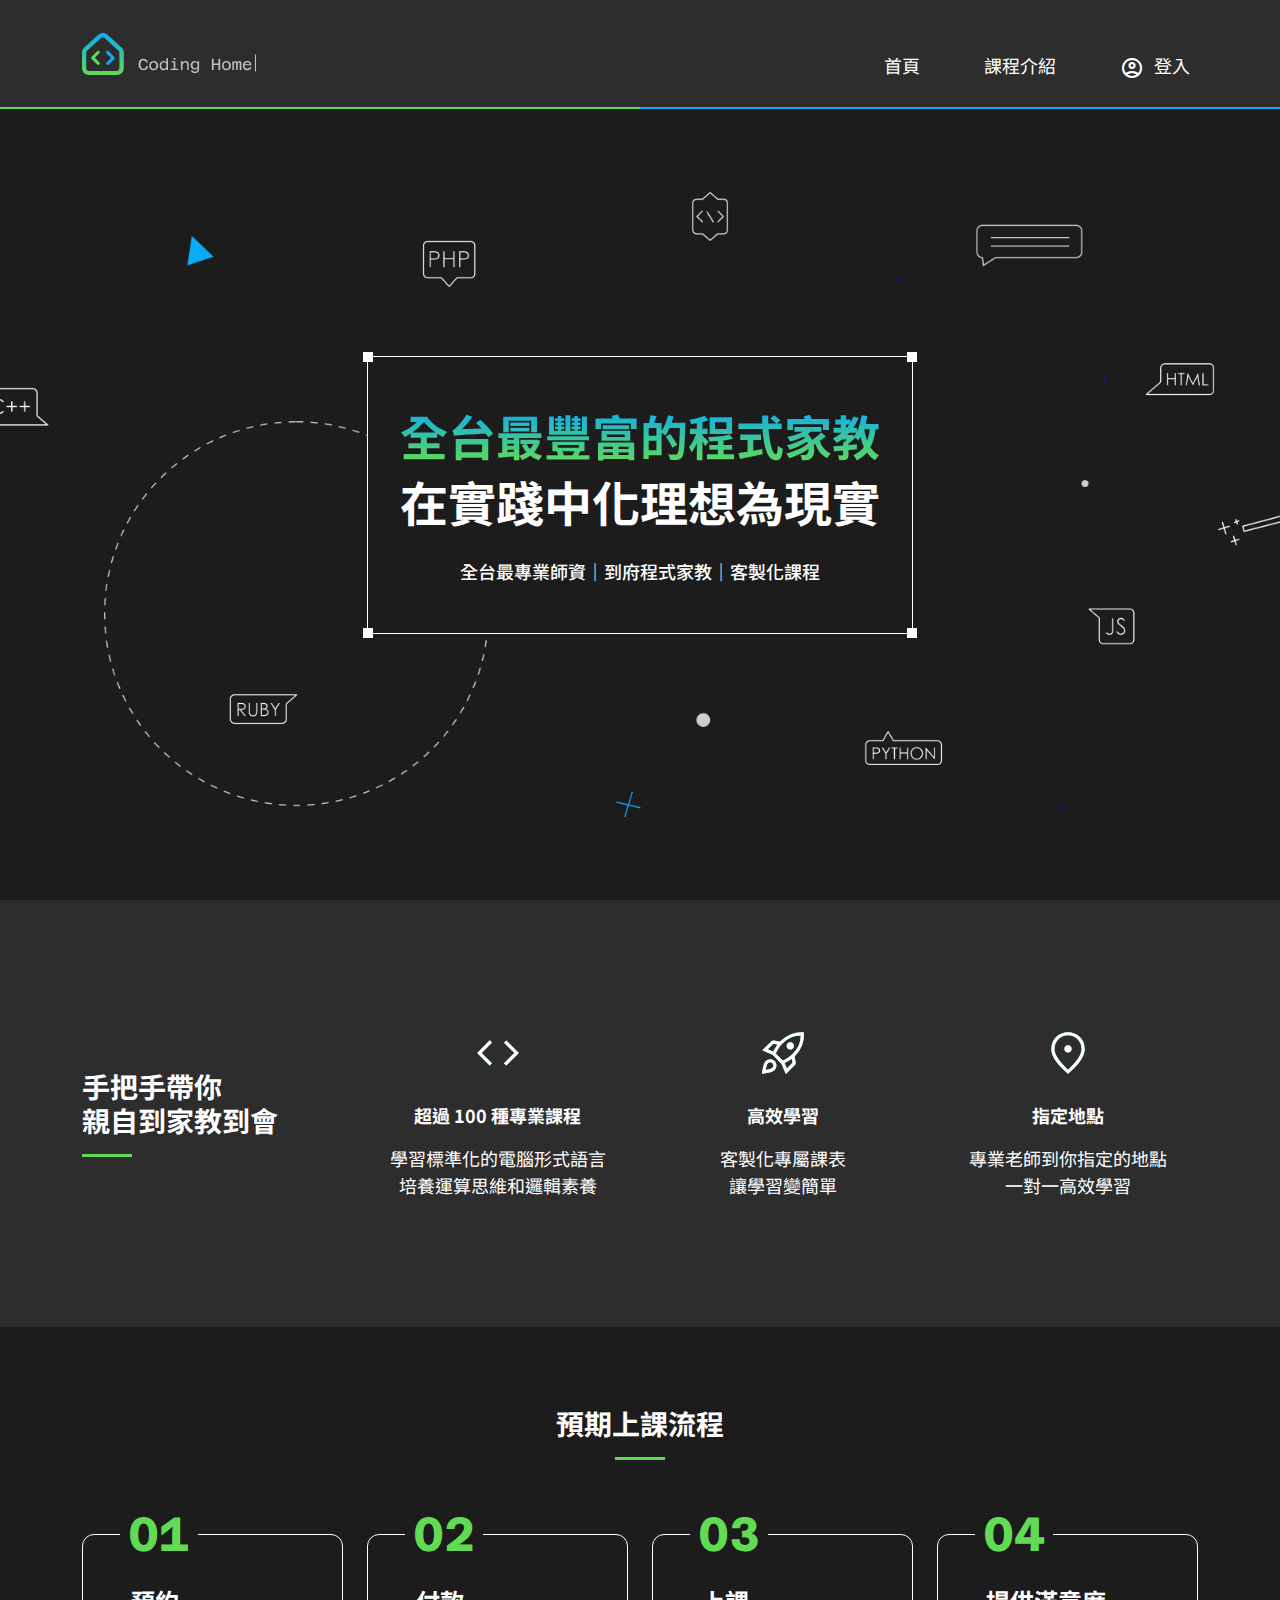
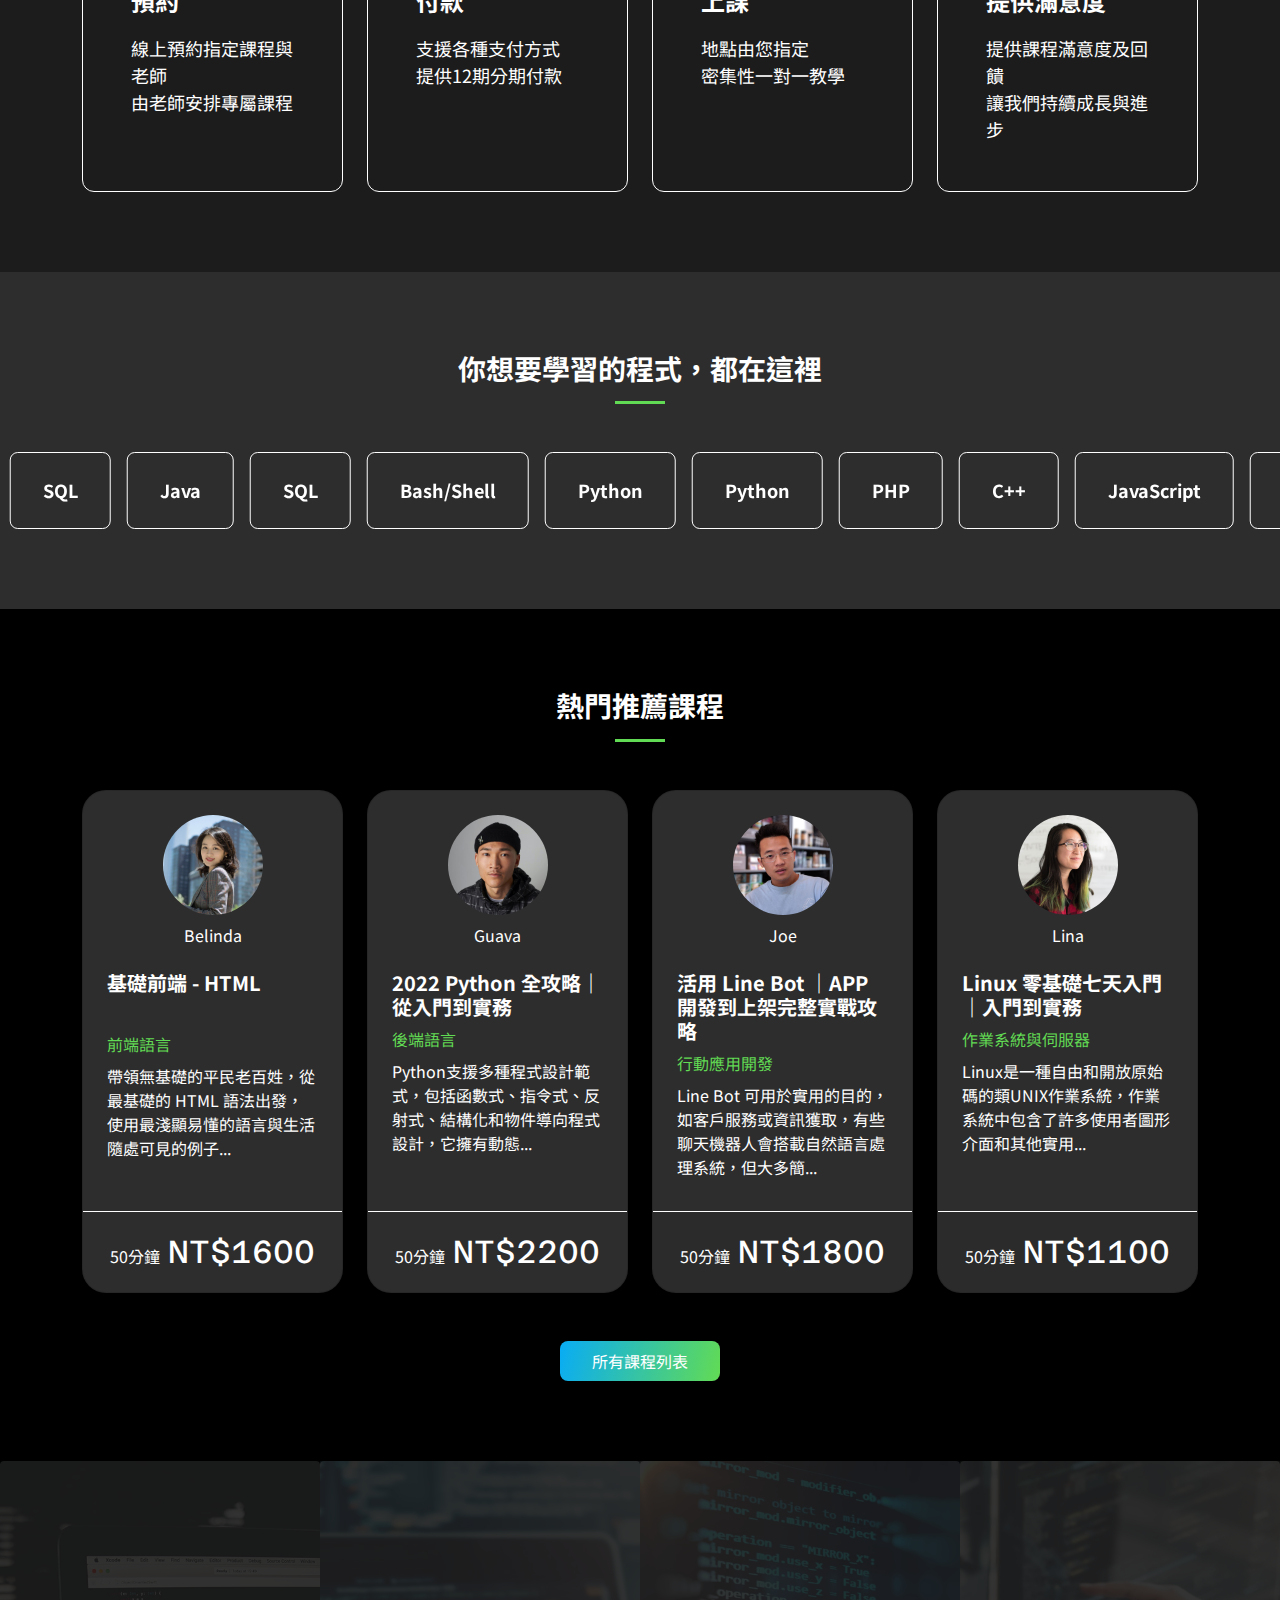
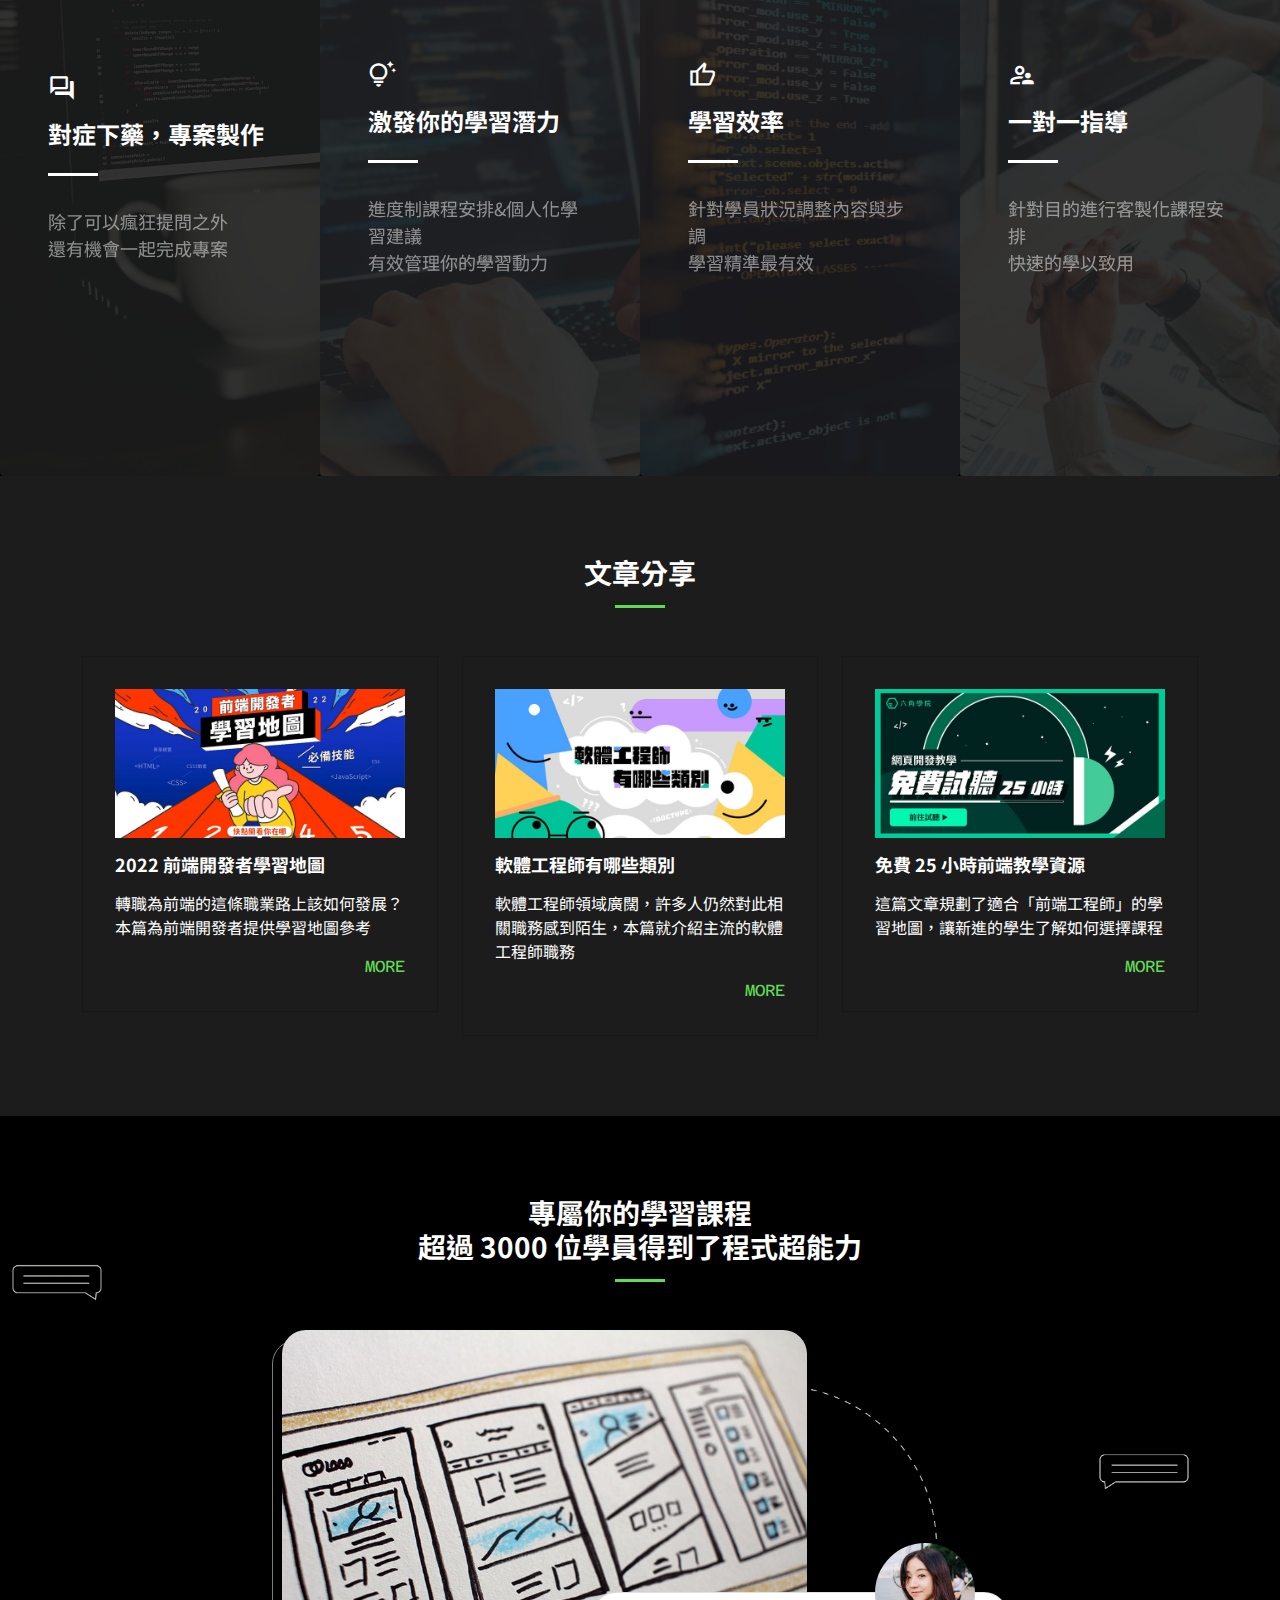
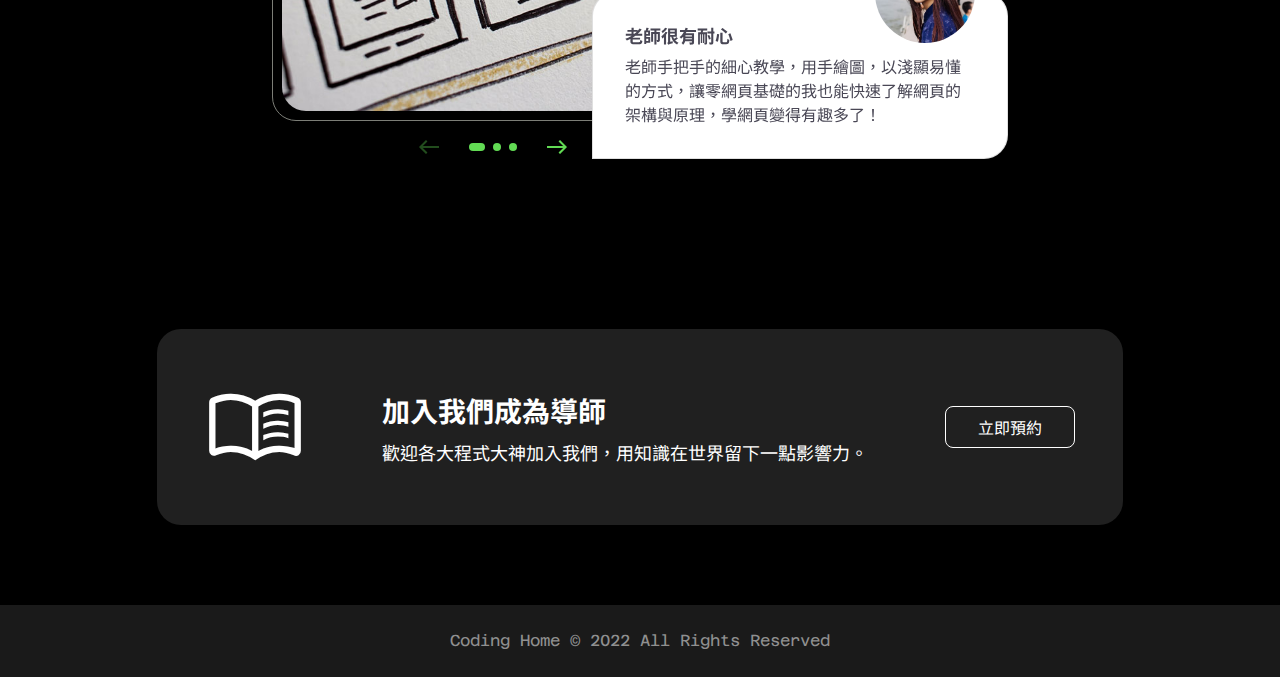
<file: index.html>
<!DOCTYPE html>
<html lang="en">

<head>
  <meta charset="UTF-8">
  <meta name="viewport" content="width=device-width, initial-scale=1.0">
  <meta http-equiv="X-UA-Compatible" content="ie=edge">
  <title>
    程式家教網
  </title>
  <!-- google fonts cdn -->
  <link rel="preconnect" href="https://fonts.googleapis.com">
  <link rel="preconnect" href="https://fonts.gstatic.com" crossorigin>
  <link href="https://fonts.googleapis.com/css2?family=Azeret+Mono&family=Noto+Sans+TC:wght@400;700&display=swap"
    rel="stylesheet">

  <!-- Material cdn -->
  <link rel="stylesheet"
    href="https://fonts.googleapis.com/css2?family=Material+Symbols+Outlined:opsz,wght,FILL,GRAD@48,400,1,0" />

  <!-- swiperjs css cdn -->
  <link rel="stylesheet" href="https://cdn.jsdelivr.net/npm/swiper@8/swiper-bundle.min.css" />

  <!-- 自己寫的css檔 -->
  <link rel="stylesheet" href="./assets/style/all.css">
</head>

<body>
    <nav class="navbar navbar-expand-lg navbar-dark bg-light-1 fixed-top py-4">
      <div class="container">
        <h1 class="navbar-brand me-auto py-0 mb-0">
          <a href="./index.html">Coding Home</a>
        </h1>
        <button class="navbar-toggler" type="button" data-bs-toggle="collapse" data-bs-target="#navbarText" aria-controls="navbarText" aria-expanded="false" aria-label="Toggle navigation">
          <span class="navbar-toggler-icon"></span>
        </button>
        <div class="collapse navbar-collapse mt-4" id="navbarText">
          <ul class="navbar-nav ms-auto text-center fs-7 pt-9 pt-lg-0">
            <li class="nav-item me-lg-6">
              <a class="nav-link py-9 p-lg-2 py-lg-1" aria-current="page" href="./index.html">首頁</a>
            </li>
            <li class="nav-item me-lg-6">
              <a class="nav-link py-9 p-lg-2 py-lg-1" href="./class.html">課程介紹</a>
            </li>
            <li class="nav-item d-flex justify-content-center align-items-center">
              <!-- 因為d-flex這區域裡有<span>導致超連結不會滿版，寫w-100讓它滿版 -->
              <a class="nav-link pt-9 pb-0 p-lg-2 py-lg-1 w-100" href="#">
                <span class="material-symbols-outlined align-middle">
                  account_circle
                </span>
                登入
              </a>
            </li>
          </ul>
        </div>
      </div>
    </nav>


  
<!-- banner -->
<header class="bg-light-2 d-flex align-items-center banner">
    <div class="container">
        <div class="row">
            <!-- lg以下的斷點(即平板~手機)讓此區塊自適應瀏覽器，指有lg時才用格線=6區塊去對齊 -->
            <div class="col-lg-6 mx-auto">
                <div class="position-relative border text-center bg-light-2 banner-text">
                    <h2 class="fs-4 fs-md-8 fw-bold">全台最豐富的程式家教
                    </h2>
                    <p class="fs-4 fs-md-8 fw-bold mb-4">在實踐中化理想為現實</p>
                    <h3 class="fs-9 fs-md-7">全台最專業師資｜到府程式家教｜客製化課程</h3>

                    <div class="position-absolute top-0 start-0 translate-middle square"></div>
                    <div class="position-absolute top-0 start-100 translate-middle square"></div>
                    <div class="position-absolute top-100 start-0 translate-middle square"></div>
                    <div class="position-absolute top-100 start-100 translate-middle square"></div>
                </div>
            </div>
        </div>
    </div>
</header>

<main>
    <!-- 課程優勢 -->
    <section class="bg-light-1 py-8 py-lg-7 strength">
        <div class="container">
            <ul class="row align-items-center">
                <li class="col-lg-3 text-center text-lg-start mb-4 mb-lg-0">
                    <h3 class="fw-bold fs-4 fs-md-3 mb-3">手把手帶你<br>親自到家教到會</h3>
                    <div class="mark-line mx-auto"></div>
                </li>
                <li class="col-lg-3 fs-7 text-center mt-4 mt-lg-0">
                    <a href="#" class="py-6 s-border">
                        <span class="material-symbols-outlined mb-4">
                            code
                        </span>
                        <p class="fw-bold mb-3">超過 100 種專業課程</p>
                        <p>學習標準化的電腦形式語言<br>培養運算思維和邏輯素養</p>
                    </a>
                </li>
                <li class="col-lg-3 fs-7 text-center mt-4 mt-lg-0">
                    <a href="#" class="py-6 s-border">
                        <span class="material-symbols-outlined mb-4">
                            rocket_launch
                        </span>
                        <p class="fw-bold mb-3">高效學習</p>
                        <p>客製化專屬課表<br>讓學習變簡單</p>
                    </a>
                </li>
                <li class="col-lg-3 fs-7 text-center mt-4 mt-lg-0">
                    <a href="#" class="py-6 s-border">
                        <span class="material-symbols-outlined mb-4">
                            location_on
                        </span>
                        <p class="fw-bold mb-3">指定地點</p>
                        <p>專業老師到你指定的地點<br>一對一高效學習</p>
                    </a>
                </li>
            </ul>
        </div>
    </section>

    <!-- 課程說明 -->
    <section class="bg-light-2 py-8 py-lg-7 class-block">
        <div class="container">
            <h3 class="fw-bold fs-md-3 text-center mb-3">預期上課流程</h3>
            <div class="mark-line mx-auto"></div>
            <ul class="row">
                <li class="col-md-6 col-lg-3 class position-relative mb-lg-0">
                    <div class="border rounded-5 py-6 px-6 h-100">
                        <span
                            class="position-absolute top-0 translate-middle text-lightgreen bg-light-2 fw-bold fs-8 font-fm">01</span>
                        <p class="fs-4 fw-bold mb-3">預約</p>
                        <p class="fs-7">線上預約指定課程與老師<br>由老師安排專屬課程</p>
                    </div>
                </li>
                <li class="col-md-6 col-lg-3 class position-relative mb-lg-0">
                    <div class="border rounded-5 py-6 px-6 h-100">
                        <span
                            class="position-absolute top-0 translate-middle text-lightgreen bg-light-2 fw-bold fs-8 font-fm">02</span>
                        <p class="fs-4 fw-bold mb-3">付款</p>
                        <p class="fs-7">支援各種支付方式<br>提供12期分期付款</p>
                    </div>
                </li>
                <li class="col-md-6 col-lg-3 class position-relative mb-lg-0">
                    <div class="border rounded-5 py-6 px-6 h-100">
                        <span
                            class="position-absolute top-0 translate-middle text-lightgreen bg-light-2 fw-bold fs-8 font-fm">03</span>
                        <p class="fs-4 fw-bold mb-3">上課</p>
                        <p class="fs-7">地點由您指定<br>密集性一對一教學</p>
                    </div>
                </li>
                <li class="col-md-6 col-lg-3 class position-relative mb-lg-0">
                    <div class="border rounded-5 py-6 px-6 h-100">
                        <span
                            class="position-absolute top-0 translate-middle text-lightgreen bg-light-2 fw-bold fs-8 font-fm">04</span>
                        <p class="fs-4 fw-bold mb-3">提供滿意度</p>
                        <p class="fs-7">提供課程滿意度及回饋<br>讓我們持續成長與進步</p>
                    </div>
                </li>
            </ul>
        </div>
    </section>

    <!-- 程式清單跑馬單 -->
    <section class="bg-light-1 py-8 py-lg-7 course-block">
        <h3 class="fw-bold fs-4 fs-md-3 text-center mb-3">你想要學習的程式，都在這裡</h3>
        <div class="mark-line mx-auto mb-lg-6"></div>
        <div class="swiper course-swiper">
            <div class="swiper-wrapper text-center">
                <div class="swiper-slide fs-7 fw-bold border rounded-4 course-swiper-slide">
                    <a href="#">JavaScript</a>
                </div>
                <div class="swiper-slide fs-6 fs-md-7 fw-bold border rounded-4 course-swiper-slide">
                    <a href="#">HTML/CSS</a>
                </div>
                <div class="swiper-slide fs-6 fs-md-7 fw-bold border rounded-4 course-swiper-slide">
                    <a href="#">SQL</a>
                </div>
                <div class="swiper-slide fs-6 fs-md-7 fw-bold border rounded-4 course-swiper-slide">
                    <a href="#">Java</a>
                </div>
                <div class="swiper-slide fs-6 fs-md-7 fw-bold border rounded-4 course-swiper-slide">
                    <a href="#">SQL</a>
                </div>
                <div class="swiper-slide fs-6 fs-md-7 fw-bold border rounded-4 course-swiper-slide">
                    <a href="#">Bash/Shell</a>
                </div>
                <div class="swiper-slide fs-6 fs-md-7 fw-bold border rounded-4 course-swiper-slide">
                    <a href="#">Python</a>
                </div>
                <div class="swiper-slide fs-6 fs-md-7 fw-bold border rounded-4 course-swiper-slide">
                    <a href="#">Python</a>
                </div>
                <div class="swiper-slide fs-6 fs-md-7 fw-bold border rounded-4 course-swiper-slide">
                    <a href="#">PHP</a>
                </div>
                <div class="swiper-slide fs-6 fs-md-7 fw-bold border rounded-4 course-swiper-slide">
                    <a href="#">C++</a>
                </div>
            </div>
        </div>
    </section>

    <!-- 教師陣容 -->
    <section class="bg-black py-8 py-lg-7 teacher-block">
        <div class="container">
            <h3 class="fw-bold fs-md-3 text-center mb-3">熱門推薦課程</h3>
            <div class="mark-line mx-auto mb-4 mb-lg-6"></div>
            <ul class="row">
                <li class="col-md-6 col-lg-3 mb-4 mb-lg-0">
                    <a href="#" class="h-100">
                        <div class="card bg-light-1 rounded-6 h-100 teacher">
                            <img src="./assets/images/teacher01.jpg"
                                class="card-img-top mb-2 photo-radius mt-4 mx-auto d-block" alt="老師大頭照">
                            <p class="text-center">Belinda</p>
                            <div class="card-body px-4 pt-4 pb-5">
                                <h4 class="card-title fs-5 fw-bold mb-37">基礎前端 - HTML</h4>
                                <ul class="card-text">
                                    <li class="text-lightgreen mb-2">前端語言</li>
                                    <li>帶領無基礎的平民老百姓，從最基礎的 HTML 語法出發，使用最淺顯易懂的語言與生活隨處可見的例子...</li>
                                </ul>
                            </div>
                            <div class="border-bottom"></div>
                            <p class="my-3 text-center fs-2 font-fm"><span class="fs-6 font-fs me-2">50分鐘</span>NT$1600
                            </p>
                        </div>
                    </a>
                </li>
                <li class="col-md-6 col-lg-3 mb-4 mb-lg-0">
                    <a href="#" class="h-100">
                        <div class="card bg-light-1 rounded-6 h-100 teacher">
                            <img src="./assets/images/teacher02.jpg"
                                class="card-img-top mb-2 photo-radius mt-4 mx-auto d-block" alt="老師大頭照">
                            <p class="text-center">Guava</p>
                            <div class="card-body px-4 pt-4 pb-5">
                                <h4 class="card-title fs-5 fw-bold mb-2">2022 Python 全攻略｜從入門到實務</h4>
                                <ul class="card-text">
                                    <li class="text-lightgreen mb-2">後端語言</li>
                                    <li>Python支援多種程式設計範式，包括函數式、指令式、反射式、結構化和物件導向程式設計，它擁有動態...</li>
                                </ul>
                            </div>
                            <div class="border-bottom"></div>
                            <p class="my-3 text-center fs-2 font-fm"><span class="fs-6 font-fs me-2">50分鐘</span>NT$2200
                            </p>
                        </div>
                    </a>
                </li>
                <li class="col-md-6 col-lg-3 mb-4 mb-lg-0">
                    <a href="#" class="h-100">
                        <div class="card bg-light-1 rounded-6 h-100 teacher">
                            <img src="./assets/images/teacher03.jpg"
                                class="card-img-top mb-2 photo-radius mt-4 mx-auto d-block" alt="老師大頭照">
                            <p class="text-center">Joe</p>
                            <div class="card-body px-4 pt-4 pb-5">
                                <h4 class="card-title fs-5 fw-bold mb-2">活用 Line Bot ｜APP 開發到上架完整實戰攻略</h4>
                                <ul class="card-text">
                                    <li class="text-lightgreen mb-2">行動應用開發</li>
                                    <li>Line Bot 可用於實用的目的，如客戶服務或資訊獲取，有些聊天機器人會搭載自然語言處理系統，但大多簡...</li>
                                </ul>
                            </div>
                            <div class="card-footer border-top p-0">
                                <p class="my-3 text-center fs-2 font-fm">
                                    <span class="fs-6 font-fs me-2">50分鐘</span>NT$1800
                                </p>
                            </div>
                        </div>
                    </a>
                </li>
                <li class="col-md-6 col-lg-3 mb-4 mb-lg-0">
                    <a href="#" class="h-100">
                        <div class="card bg-light-1 rounded-6 h-100 teacher">
                            <img src="./assets/images/teacher04.jpg"
                                class="card-img-top mb-2 photo-radius mt-4 mx-auto d-block" alt="老師大頭照">
                            <p class="text-center">Lina</p>
                            <div class="card-body px-4 pt-4 pb-5">
                                <h4 class="card-title fs-5 fw-bold mb-2">Linux 零基礎七天入門｜入門到實務</h4>
                                <ul class="card-text">
                                    <li class="text-lightgreen mb-2">作業系統與伺服器</li>
                                    <li>Linux是一種自由和開放原始碼的類UNIX作業系統，作業系統中包含了許多使用者圖形介面和其他實用...</li>
                                </ul>
                            </div>
                            <div class="card-footer border-top p-0">
                                <p class="my-3 text-center fs-2 font-fm">
                                    <span class="fs-6 font-fs me-2">50分鐘</span>NT$1100
                                </p>
                            </div>
                        </div>
                    </a>
                </li>
            </ul>
            <div class="d-flex justify-content-center mt-lg-6">
                <a class="btn btn-primary border-0 text-white px-5 py-2 rounded-4 teacher-btn"
                    href="./class.html" role="button">所有課程列表</a>
            </div>
        </div>
    </section>

    <!-- 特色重點 -->
    <section class="class-point">
        <div class="container-fluid">
            <ul class="row">
                <li class="col-md-6 col-lg-3 p-0 text-center text-lg-start">
                    <div class="card bg-light-2 border-0">
                        <img src="./assets/images/info01.jpg" class="card-img img-fluid rounded-0 h-100" alt="背景圖片">
                        <div class="card-img-overlay d-flex flex-column justify-content-center px-lg-6">
                            <span class="material-symbols-outlined fs-3 mt-18">
                                forum
                            </span>
                            <h3 class="card-title fs-4 fw-bold">對症下藥，專案製作</h3>
                            <div class="mark-line-class mt-3 mb-5 mx-auto"></div>
                            <p class="card-text fs-7 opacity-text">除了可以瘋狂提問之外<br>還有機會一起完成專案</p>
                        </div>
                    </div>
                </li>
                <li class="col-md-6 col-lg-3 p-0 text-center text-lg-start">
                    <div class="card bg-light-2 border-0">
                        <img src="./assets/images/info02.jpg" class="card-img img-fluid rounded-0 h-100" alt="背景圖片">
                        <div class="card-img-overlay d-flex flex-column justify-content-center px-lg-6">
                            <span class="material-symbols-outlined fs-3 mt-18">
                                tips_and_updates
                            </span>
                            <h3 class="card-title fs-4 fw-bold">激發你的學習潛力</h3>
                            <div class="mark-line-class mt-3 mb-5 mx-auto"></div>
                            <p class="card-text fs-7 opacity-text">進度制課程安排&個人化學習建議<br>有效管理你的學習動力</p>
                        </div>
                    </div>
                </li>
                <li class="col-md-6 col-lg-3 p-0 text-center text-lg-start">
                    <div class="card bg-light-2 border-0">
                        <img src="./assets/images/info03.jpg" class="card-img img-fluid rounded-0 h-100" alt="背景圖片">
                        <div class="card-img-overlay d-flex flex-column justify-content-center px-lg-6">
                            <span class="material-symbols-outlined fs-3 mt-18">
                                thumb_up
                            </span>
                            <h3 class="card-title fs-4 fw-bold">學習效率</h3>
                            <div class="mark-line-class mt-3 mb-5 mx-auto"></div>
                            <p class="card-text fs-7 opacity-text">針對學員狀況調整內容與步調<br>學習精準最有效</p>
                        </div>
                    </div>
                </li>
                <li class="col-md-6 col-lg-3 p-0 text-center text-lg-start">
                    <div class="card bg-light-2 border-0">
                        <img src="./assets/images/info04.jpg" class="card-img img-fluid rounded-0 h-100" alt="背景圖片">
                        <div class="card-img-overlay d-flex flex-column justify-content-center px-lg-6">
                            <span class="material-symbols-outlined fs-3 mt-18">
                                supervisor_account
                            </span>
                            <h3 class="card-title fs-4 fw-bold">一對一指導</h3>
                            <div class="mark-line-class mt-3 mb-5 mx-auto"></div>
                            <p class="card-text fs-7 opacity-text">針對目的進行客製化課程安排<br>快速的學以致用</p>
                        </div>
                    </div>
                </li>
            </ul>
        </div>
    </section>

    <!-- 文章分享 -->
    <article class="bg-light-2 py-8 py-lg-7 share-block">
        <div class="container">
            <h3 class="fw-bold fs-md-3 text-center mb-3">文章分享</h3>
            <div class="mark-line mx-auto mb-8 mb-lg-6"></div>
            <ul class="row">
                <li class="col-lg-4 share-article mb-4 mb-lg-0">
                    <a href="#">
                        <div class="card bg-light-2 rounded-0 h-100">
                            <div class="card-body p-0 p-lg-5">
                                <img src="./assets/images/article01.jpg" alt="2022 前端開發者學習地圖小圖" class="img-fluid mb-3">
                                <h4 class="card-title fs-7 fw-bold mb-3">2022 前端開發者學習地圖</h4>
                                <p class="card-text mb-3">轉職為前端的這條職業路上該如何發展？本篇為前端開發者提供學習地圖參考
                                </p>
                                <p class="font-fm text-lightgreen text-end">MORE</p>
                            </div>
                            <div
                                class="card-corner position-absolute top-0 start-0 squareRounded squareRounded-topLeft">
                            </div>
                            <div class="card-corner position-absolute top-0 end-0 squareRounded squareRounded-topRight">
                            </div>
                            <div
                                class="card-corner position-absolute bottom-0 start-0 squareRounded squareRounded-bottomLeft">
                            </div>
                            <div
                                class="card-corner position-absolute bottom-0 end-0 squareRounded squareRounded-bottomRight">
                            </div>
                        </div>
                    </a>
                </li>
                <li class="col-lg-4 share-article mb-4 mb-lg-0">
                    <a href="#">
                        <div class="card bg-light-2 rounded-0 h-100">
                            <div class="card-body p-0 p-lg-5">
                                <img src="./assets/images/article02.jpg" alt="軟體工程師有哪些類別小圖" class="img-fluid mb-3">
                                <h4 class="card-title fs-7 fw-bold mb-3">軟體工程師有哪些類別</h4>
                                <p class="card-text mb-3">軟體工程師領域廣闊，許多人仍然對此相關職務感到陌生，本篇就介紹主流的軟體工程師職務
                                </p>
                                <p class="font-fm text-lightgreen text-end">MORE</p>
                            </div>
                            <div
                                class="card-corner position-absolute top-0 start-0 squareRounded squareRounded-topLeft">
                            </div>
                            <div class="card-corner position-absolute top-0 end-0 squareRounded squareRounded-topRight">
                            </div>
                            <div
                                class="card-corner position-absolute bottom-0 start-0 squareRounded squareRounded-bottomLeft">
                            </div>
                            <div
                                class="card-corner position-absolute bottom-0 end-0 squareRounded squareRounded-bottomRight">
                            </div>
                        </div>
                    </a>
                </li>
                <li class="col-lg-4 share-article mb-4 mb-lg-0">
                    <a href="#">
                        <div class="card bg-light-2 rounded-0 h-100">
                            <div class="card-body p-0 p-lg-5">
                                <img src="./assets/images/article03.jpg" alt="免費 25 小時前端教學資源小圖" class="img-fluid mb-3">
                                <h4 class="card-title fs-7 fw-bold mb-3">免費 25 小時前端教學資源</h4>
                                <p class="card-text mb-3">這篇文章規劃了適合「前端工程師」的學習地圖，讓新進的學生了解如何選擇課程
                                </p>
                                <p class="font-fm text-lightgreen text-end">MORE</p>
                            </div>
                            <div
                                class="card-corner position-absolute top-0 start-0 squareRounded squareRounded-topLeft">
                            </div>
                            <div class="card-corner position-absolute top-0 end-0 squareRounded squareRounded-topRight">
                            </div>
                            <div
                                class="card-corner position-absolute bottom-0 start-0 squareRounded squareRounded-bottomLeft">
                            </div>
                            <div
                                class="card-corner position-absolute bottom-0 end-0 squareRounded squareRounded-bottomRight">
                            </div>
                        </div>
                    </a>
                </li>
            </ul>
        </div>
    </article>

    <!-- 心得 -->
    <section class="feedback  bg-black py-8 py-lg-7">
        <div class="container">
            <h3 class="fw-bold fs-4 fs-md-3 text-center mb-3">專屬你的學習課程 <br>超過 3000 位學員得到了程式超能力</h3>
            <div class="mark-line mx-auto mb-4 mb-lg-6"></div>
            <div class="row justify-content-center">
                <div class="col-md-8">
                    <!-- Slider main container即左邊圖片+右邊文字+下方箭頭的區塊 -->
                    <div class="swiper position-relative feedback-swiper">
                        <!-- Additional required wrapper -->
                        <div class="swiper-wrapper">
                            <!-- Slides同feedback-swiper區塊 -->
                            <div class="swiper-slide position-relative">
                                <div class="swiper-img">
                                    <img src="./assets/images/share.jpg" alt="學生心得文照片" class="rounded-6">
                                </div>
                                <div class="card swiper-card p-5">
                                    <h4 class="fs-7 fw-bold mb-3 mb-md-2">老師很有耐心</h4>
                                    <p>老師手把手的細心教學，用手繪圖，以淺顯易懂的方式，讓零網頁基礎的我也能快速了解網頁的架構與原理，學網頁變得有趣多了！</p>
                                    <img src="./assets/images/student01.jpg" alt="學生大頭照"
                                        class="card-img swiper-card-img photo-radius">
                                </div>
                            </div>
                            <div class="swiper-slide position-relative">
                                <div class="swiper-img">
                                    <img src="./assets/images/share02.jpg" alt="學生心得文照片" class="rounded-6">
                                </div>
                                <div class="card swiper-card p-5">
                                    <h4 class="fs-7 fw-bold mb-3 mb-md-2">老師很有耐心</h4>
                                    <p>老師手把手的細心教學，用手繪圖，以淺顯易懂的方式，讓零網頁基礎的我也能快速了解網頁的架構與原理，學網頁變得有趣多了！</p>
                                    <img src="./assets/images/student02.jpg" alt="學生大頭照"
                                        class="card-img swiper-card-img photo-radius">
                                </div>
                            </div>
                            <div class="swiper-slide position-relative">
                                <div class="swiper-img">
                                    <img src="./assets/images/share03.jpg" alt="學生心得文照片" class="rounded-6">
                                </div>
                                <div class="card swiper-card p-5">
                                    <h4 class="fs-7 fw-bold mb-3 mb-md-2">老師很有耐心</h4>
                                    <p>老師手把手的細心教學，用手繪圖，以淺顯易懂的方式，讓零網頁基礎的我也能快速了解網頁的架構與原理，學網頁變得有趣多了！</p>
                                    <img src="./assets/images/student03.jpg" alt="學生大頭照"
                                        class="card-img swiper-card-img photo-radius">
                                </div>
                            </div>
                        </div>
                        <!-- 左右按鈕和 pagination -->
                        <div class="d-flex align-items-center justify-content-center swiper-buttons">
                            <span class="material-symbols-outlined swiper-button-prev me-4 text-lightgreen">
                                west
                            </span>
                            <div class="swiper-pagination d-flex"></div>
                            <span class="material-symbols-outlined swiper-button-next ms-4 text-lightgreen">
                                east
                            </span>
                        </div>
                    </div>
                </div>
            </div>
        </div>
    </section>

    <!-- 加入我們成為導師 -->
    <section class="bg-black py-8 py-lg-7">
        <div class="container">
            <div class="rounded-6 mx-auto d-flex flex-column flex-lg-row justify-content-lg-between align-items-center text-center text-lg-start p-8 p-lg-6 join-block">
                <span class="material-symbols-outlined mb-4 mb-lg-0">
                    menu_book
                </span>
                <div class="mb-4 mb-lg-0">
                    <p class="fs-4 fs-md-3 fw-bold mb-4 mb-lg-2">加入我們成為導師</p>
                    <p class="fs-6 fs-md-7">歡迎各大程式大神加入我們，用知識在世界留下一點影響力。</p>
                </div>
                <a class="btn btn-outline-light text-white px-5 py-2 rounded-4" href="#" role="button">立即預約</a>
            </div>
        </div>
    </section>

</main>

    <footer class="font-fm py-3 py-lg-4 bg-light-3">
      <p class="text-center fs-md-6">Coding Home © 2022 All Rights Reserved</p>
    </footer>


    <!-- bootstrap5 js -->
    <script src="./assets/js/vendors.js"></script>

    <!-- swiperjs css cdn -->
    <script src="https://cdn.jsdelivr.net/npm/swiper@8/swiper-bundle.min.js"></script>

    <script src="./assets/js/all.js"></script>
</body>

</html>
</file>
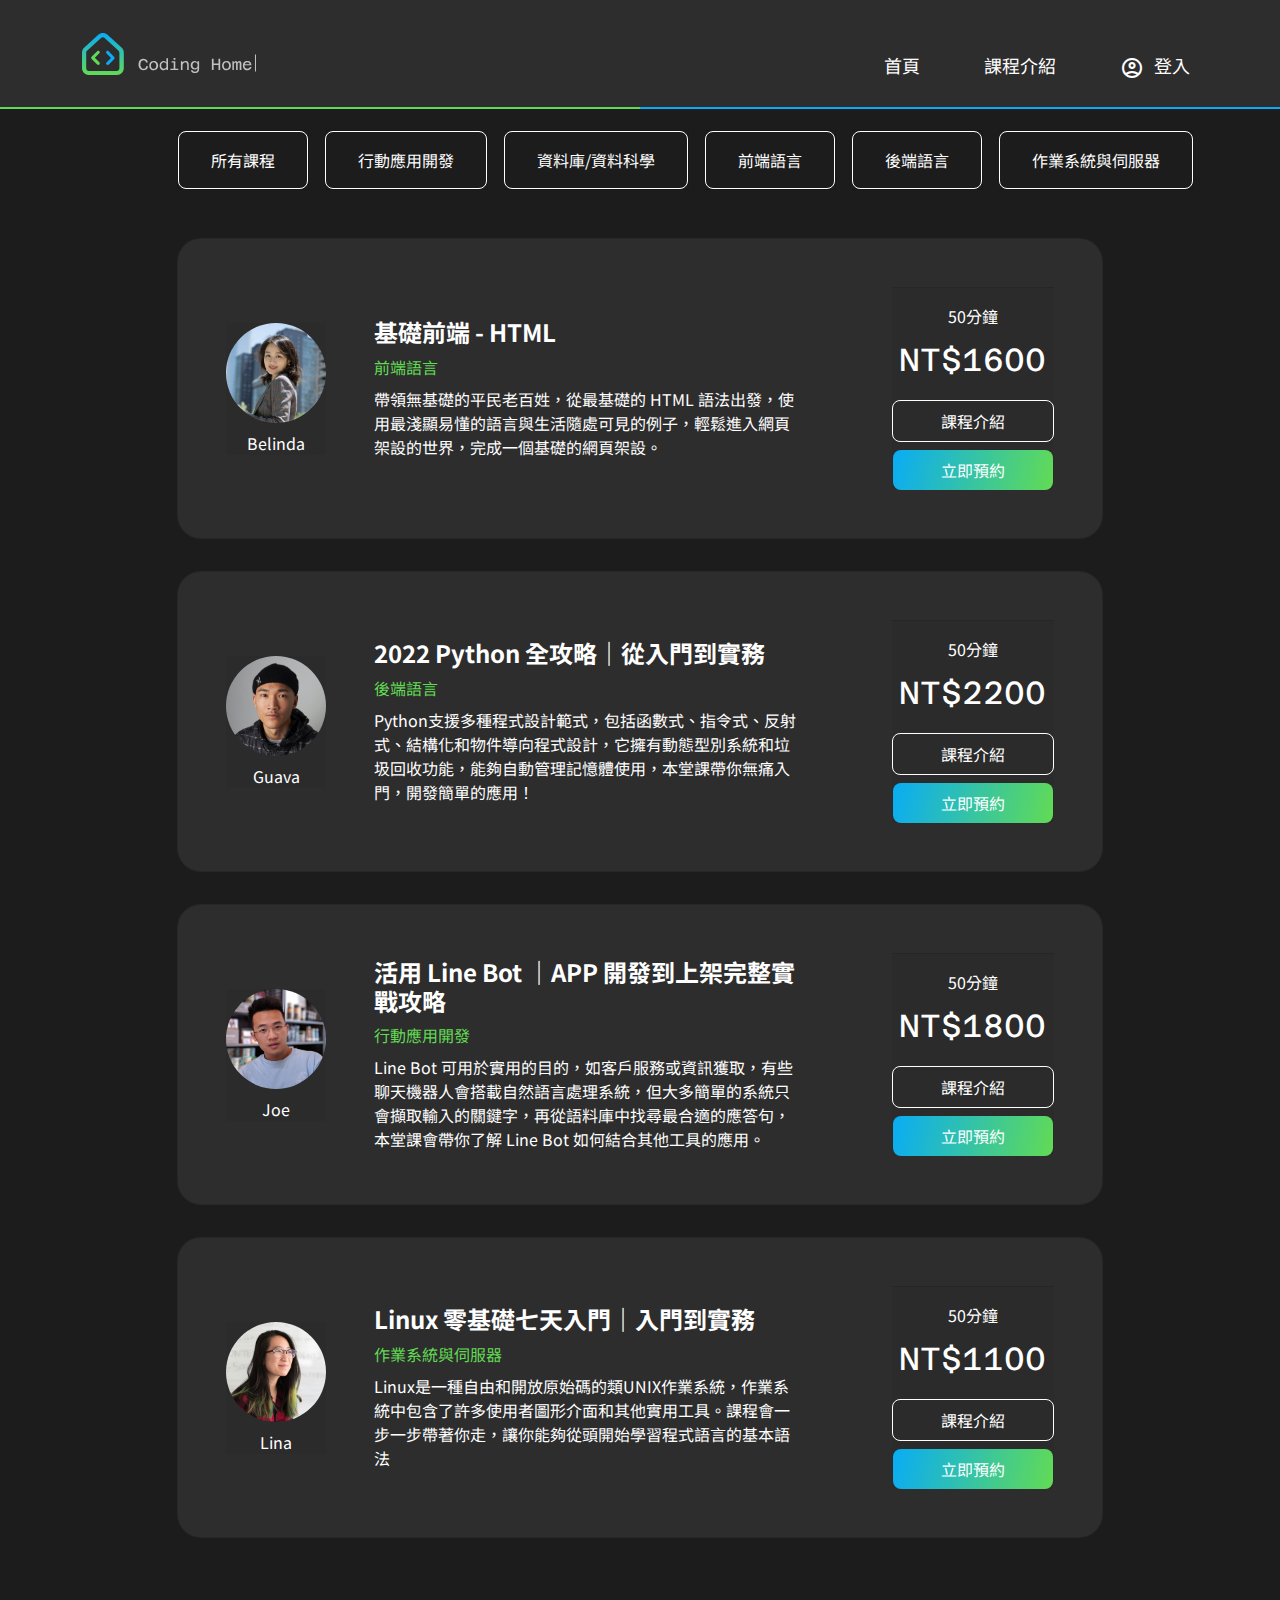
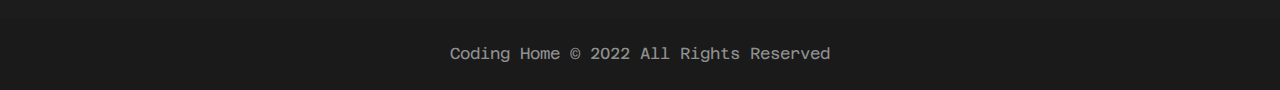
<file: class.html>
<!DOCTYPE html>
<html lang="en">

<head>
  <meta charset="UTF-8">
  <meta name="viewport" content="width=device-width, initial-scale=1.0">
  <meta http-equiv="X-UA-Compatible" content="ie=edge">
  <title>
    程式家教網
  </title>
  <!-- google fonts cdn -->
  <link rel="preconnect" href="https://fonts.googleapis.com">
  <link rel="preconnect" href="https://fonts.gstatic.com" crossorigin>
  <link href="https://fonts.googleapis.com/css2?family=Azeret+Mono&family=Noto+Sans+TC:wght@400;700&display=swap"
    rel="stylesheet">

  <!-- Material cdn -->
  <link rel="stylesheet"
    href="https://fonts.googleapis.com/css2?family=Material+Symbols+Outlined:opsz,wght,FILL,GRAD@48,400,1,0" />

  <!-- swiperjs css cdn -->
  <link rel="stylesheet" href="https://cdn.jsdelivr.net/npm/swiper@8/swiper-bundle.min.css" />

  <!-- 自己寫的css檔 -->
  <link rel="stylesheet" href="./assets/style/all.css">
</head>

<body>
    <nav class="navbar navbar-expand-lg navbar-dark bg-light-1 fixed-top py-4">
      <div class="container">
        <h1 class="navbar-brand me-auto py-0 mb-0">
          <a href="./index.html">Coding Home</a>
        </h1>
        <button class="navbar-toggler" type="button" data-bs-toggle="collapse" data-bs-target="#navbarText" aria-controls="navbarText" aria-expanded="false" aria-label="Toggle navigation">
          <span class="navbar-toggler-icon"></span>
        </button>
        <div class="collapse navbar-collapse mt-4" id="navbarText">
          <ul class="navbar-nav ms-auto text-center fs-7 pt-9 pt-lg-0">
            <li class="nav-item me-lg-6">
              <a class="nav-link py-9 p-lg-2 py-lg-1" aria-current="page" href="./index.html">首頁</a>
            </li>
            <li class="nav-item me-lg-6">
              <a class="nav-link py-9 p-lg-2 py-lg-1" href="./class.html">課程介紹</a>
            </li>
            <li class="nav-item d-flex justify-content-center align-items-center">
              <!-- 因為d-flex這區域裡有<span>導致超連結不會滿版，寫w-100讓它滿版 -->
              <a class="nav-link pt-9 pb-0 p-lg-2 py-lg-1 w-100" href="#">
                <span class="material-symbols-outlined align-middle">
                  account_circle
                </span>
                登入
              </a>
            </li>
          </ul>
        </div>
      </div>
    </nav>


  
<!-- 課程按鈕 -->
<header class="bg-light-2 pt-8 pb-4 pb-lg-6 class-btn">
    <div class="container">
        <div class="row">
            <!-- 佔一網格，不要設高度畫面上其實看不見這區塊。讓選單可以左邊切齊下方卡片 -->
            <div class="col-lg-1"></div>
            <div class="col-12 col-lg-11">
                <!-- list-group-horizontal讓選單水平排版，不寫的話選單會重直排列 -->
                <ul
                    class="list-group list-group-horizontal overflow-auto justify-content-start ">
                    <li class="list-group-item me-3 bg-light-2 p-0">
                        <a class="btn btn-outline-light text-white px-5 py-3 rounded-4" href="./class.html"
                            role="button">所有課程</a>
                    </li>
                    <li class="list-group-item me-3 bg-light-2 p-0">
                        <a class="btn btn-outline-light text-white px-5 py-3 rounded-4" href="#"
                            role="button">行動應用開發</a>
                    </li>
                    <li class="list-group-item me-3 bg-light-2 p-0">
                        <a class="btn btn-outline-light text-white px-5 py-3 rounded-4" href="#"
                            role="button">資料庫/資料科學</a>
                    </li>
                    <li class="list-group-item me-3 bg-light-2 p-0">
                        <a class="btn btn-outline-light text-white px-5 py-3 rounded-4" href="#" role="button">前端語言</a>
                    </li>
                    <li class="list-group-item me-3 bg-light-2 p-0">
                        <a class="btn btn-outline-light text-white px-5 py-3 rounded-4" href="#" role="button">後端語言</a>
                    </li>
                    <li class="list-group-item bg-light-2 p-0">
                        <a class="btn btn-outline-light text-white px-5 py-3 rounded-4" href="#"
                            role="button">作業系統與伺服器</a>
                    </li>
                </ul>
            </div>
        </div>
    </div>
</header>

<main>
    <!-- 課程清單 -->
    <section class="bg-light-2 pb-8 pb-lg-7 courses-block">
        <div class="container">
            <div class="row">
                <div class="col-lg-10 mb-4 mb-lg-5 mx-auto">
                    <div
                        class="card bg-light-1 rounded-6 h-100 flex-column flex-lg-row align-items-center justify-content-between p-5 p-lg-6">
                        <div class="card-header p-0 mb-4 mb-lg-0 border-0">
                            <img src="./assets/images/teacher01.jpg"
                                class="card-img-top mb-2 photo-radius mx-auto d-block" alt="老師大頭照">
                            <p class="text-center">Belinda</p>
                        </div>
                        <div class="card-body p-0 ms-lg-6 mb-6 mb-lg-0">
                            <h2 class="card-title fs-5 fs-md-4 fw-bold mb-1 mb-lg-2">基礎前端 - HTML</h2>
                            <p class="text-lightgreen mb-2">前端語言</p>
                            <p class="card-text">帶領無基礎的平民老百姓，從最基礎的 HTML
                                語法出發，使用最淺顯易懂的語言與生活隨處可見的例子，輕鬆進入網頁架設的世界，完成一個基礎的網頁架設。
                            </p>
                        </div>
                        <div class="card-footer p-0">
                            <div class="mb-3">
                                <p class="text-center fs-2 font-fm">
                                    <span class="fs-6 font-fs me-2 me-lg-0 mb-lg-1">50分鐘</span>NT$1600
                                </p>
                            </div>
                            <div class="d-flex flex-row flex-lg-column align-items-center">
                                <a class="btn btn-outline-light text-white px-3 py-2 px-lg-6 rounded-4 me-2 me-lg-0 mb-lg-2"
                                    href="#" role="button">課程介紹</a>
                                <a class="btn btn-outline-light text-white px-3 py-2 px-lg-6 rounded-4 courses-btn2"
                                    href="#" role="button">立即預約</a>
                            </div>
                        </div>
                    </div>
                </div>
                <div class="col-lg-10 mb-4 mb-lg-5 mx-auto">
                    <div
                        class="card bg-light-1 rounded-6 h-100 flex-column flex-lg-row align-items-center justify-content-betweenn p-5 p-lg-6">
                        <div class="card-header p-0 mb-4 mb-lg-0 border-0">
                            <img src="./assets/images/teacher02.jpg"
                                class="card-img-top mb-2 photo-radius mx-auto d-block" alt="老師大頭照">
                            <p class="text-center">Guava</p>
                        </div>
                        <div class="card-body p-0 ms-lg-6 mb-4 mb-lg-0">
                            <h2 class="card-title fs-5 fs-md-4 fw-bold mb-1 mb-lg-2">2022 Python 全攻略｜從入門到實務</h2>
                            <p class="text-lightgreen mb-2">後端語言</p>
                            <p class="card-text">
                                Python支援多種程式設計範式，包括函數式、指令式、反射式、結構化和物件導向程式設計，它擁有動態型別系統和垃圾回收功能，能夠自動管理記憶體使用，本堂課帶你無痛入門，開發簡單的應用！
                            </p>
                        </div>
                        <div class="card-footer p-0">
                            <div class="mb-3">
                                <p class="text-center fs-2 font-fm">
                                    <span class="fs-6 font-fs me-2 me-lg-0 mb-lg-1">50分鐘</span>NT$2200
                                </p>
                            </div>
                            <div class="d-flex flex-row flex-lg-column align-items-center">
                                <a class="btn btn-outline-light text-white px-3 py-2 px-lg-6 rounded-4 me-2 me-lg-0 mb-lg-2"
                                    href="#" role="button">課程介紹</a>
                                <a class="btn btn-outline-light text-white px-3 py-2 px-lg-6 rounded-4 courses-btn2"
                                    href="#" role="button">立即預約</a>
                            </div>
                        </div>
                    </div>
                </div>
                <div class="col-lg-10 mb-4 mb-lg-5 mx-auto">
                    <div
                        class="card bg-light-1 rounded-6 h-100 flex-column flex-lg-row align-items-center justify-content-betweenn p-5 p-lg-6">
                        <div class="card-header p-0 mb-4 mb-lg-0 border-0">
                            <img src="./assets/images/teacher03.jpg"
                                class="card-img-top mb-2 photo-radius mx-auto d-block" alt="老師大頭照">
                            <p class="text-center">Joe</p>
                        </div>
                        <div class="card-body p-0 ms-lg-6 mb-4 mb-lg-0">
                            <h2 class="card-title fs-5 fs-md-4 fw-bold mb-1 mb-lg-2">活用 Line Bot ｜APP
                                開發到上架完整實戰攻略
                            </h2>
                            <p class="text-lightgreen mb-2">行動應用開發</p>
                            <p class="card-text">Line Bot
                                可用於實用的目的，如客戶服務或資訊獲取，有些聊天機器人會搭載自然語言處理系統，但大多簡單的系統只會擷取輸入的關鍵字，再從語料庫中找尋最合適的應答句，本堂課會帶你了解
                                Line Bot 如何結合其他工具的應用。
                            </p>
                        </div>
                        <div class="card-footer p-0">
                            <div class="mb-3">
                                <p class="text-center fs-2 font-fm">
                                    <span class="fs-6 font-fs me-2 me-lg-0 mb-lg-1">50分鐘</span>NT$1800
                                </p>
                            </div>
                            <div class="d-flex flex-row flex-lg-column align-items-center">
                                <a class="btn btn-outline-light text-white px-3 py-2 px-lg-6 rounded-4 me-2 me-lg-0 mb-lg-2"
                                    href="#" role="button">課程介紹</a>
                                <a class="btn btn-outline-light text-white px-3 py-2 px-lg-6 rounded-4 courses-btn2"
                                    href="#" role="button">立即預約</a>
                            </div>
                        </div>
                    </div>
                </div>
                <div class="col-lg-10 mx-auto">
                    <div
                        class="card bg-light-1 rounded-6 h-100 flex-column flex-lg-row align-items-center justify-content-betweenn p-5 p-lg-6">
                        <div class="card-header p-0 mb-4 mb-lg-0 border-0">
                            <img src="./assets/images/teacher04.jpg"
                                class="card-img-top mb-2 photo-radius mx-auto d-block" alt="老師大頭照">
                            <p class="text-center">Lina</p>
                        </div>
                        <div class="card-body p-0 ms-lg-6 mb-4 mb-lg-0">
                            <h2 class="card-title fs-5 fs-md-4 fw-bold mb-1 mb-lg-2">Linux 零基礎七天入門｜入門到實務
                            </h2>
                            <p class="text-lightgreen mb-2">作業系統與伺服器</p>
                            <p class="card-text">
                                Linux是一種自由和開放原始碼的類UNIX作業系統，作業系統中包含了許多使用者圖形介面和其他實用工具。課程會一步一步帶著你走，讓你能夠從頭開始學習程式語言的基本語法
                            </p>
                        </div>
                        <div class="card-footer p-0">
                            <div class="mb-3">
                                <p class="text-center fs-2 font-fm">
                                    <span class="fs-6 font-fs me-2 me-lg-0 mb-lg-1">50分鐘</span>NT$1100
                                </p>
                            </div>
                            <div class="d-flex flex-row flex-lg-column align-items-center">
                                <a class="btn btn-outline-light text-white px-3 py-2 px-lg-6 rounded-4 me-2 me-lg-0 mb-lg-2"
                                    href="#" role="button">課程介紹</a>
                                <a class="btn btn-outline-light text-white px-3 py-2 px-lg-6 rounded-4 courses-btn2"
                                    href="#" role="button">立即預約</a>
                            </div>
                        </div>
                    </div>
                </div>
            </div>
        </div>
    </section>

</main>

    <footer class="font-fm py-3 py-lg-4 bg-light-3">
      <p class="text-center fs-md-6">Coding Home © 2022 All Rights Reserved</p>
    </footer>


    <!-- bootstrap5 js -->
    <script src="./assets/js/vendors.js"></script>

    <!-- swiperjs css cdn -->
    <script src="https://cdn.jsdelivr.net/npm/swiper@8/swiper-bundle.min.js"></script>

    <script src="./assets/js/all.js"></script>
</body>

</html>
</file>
